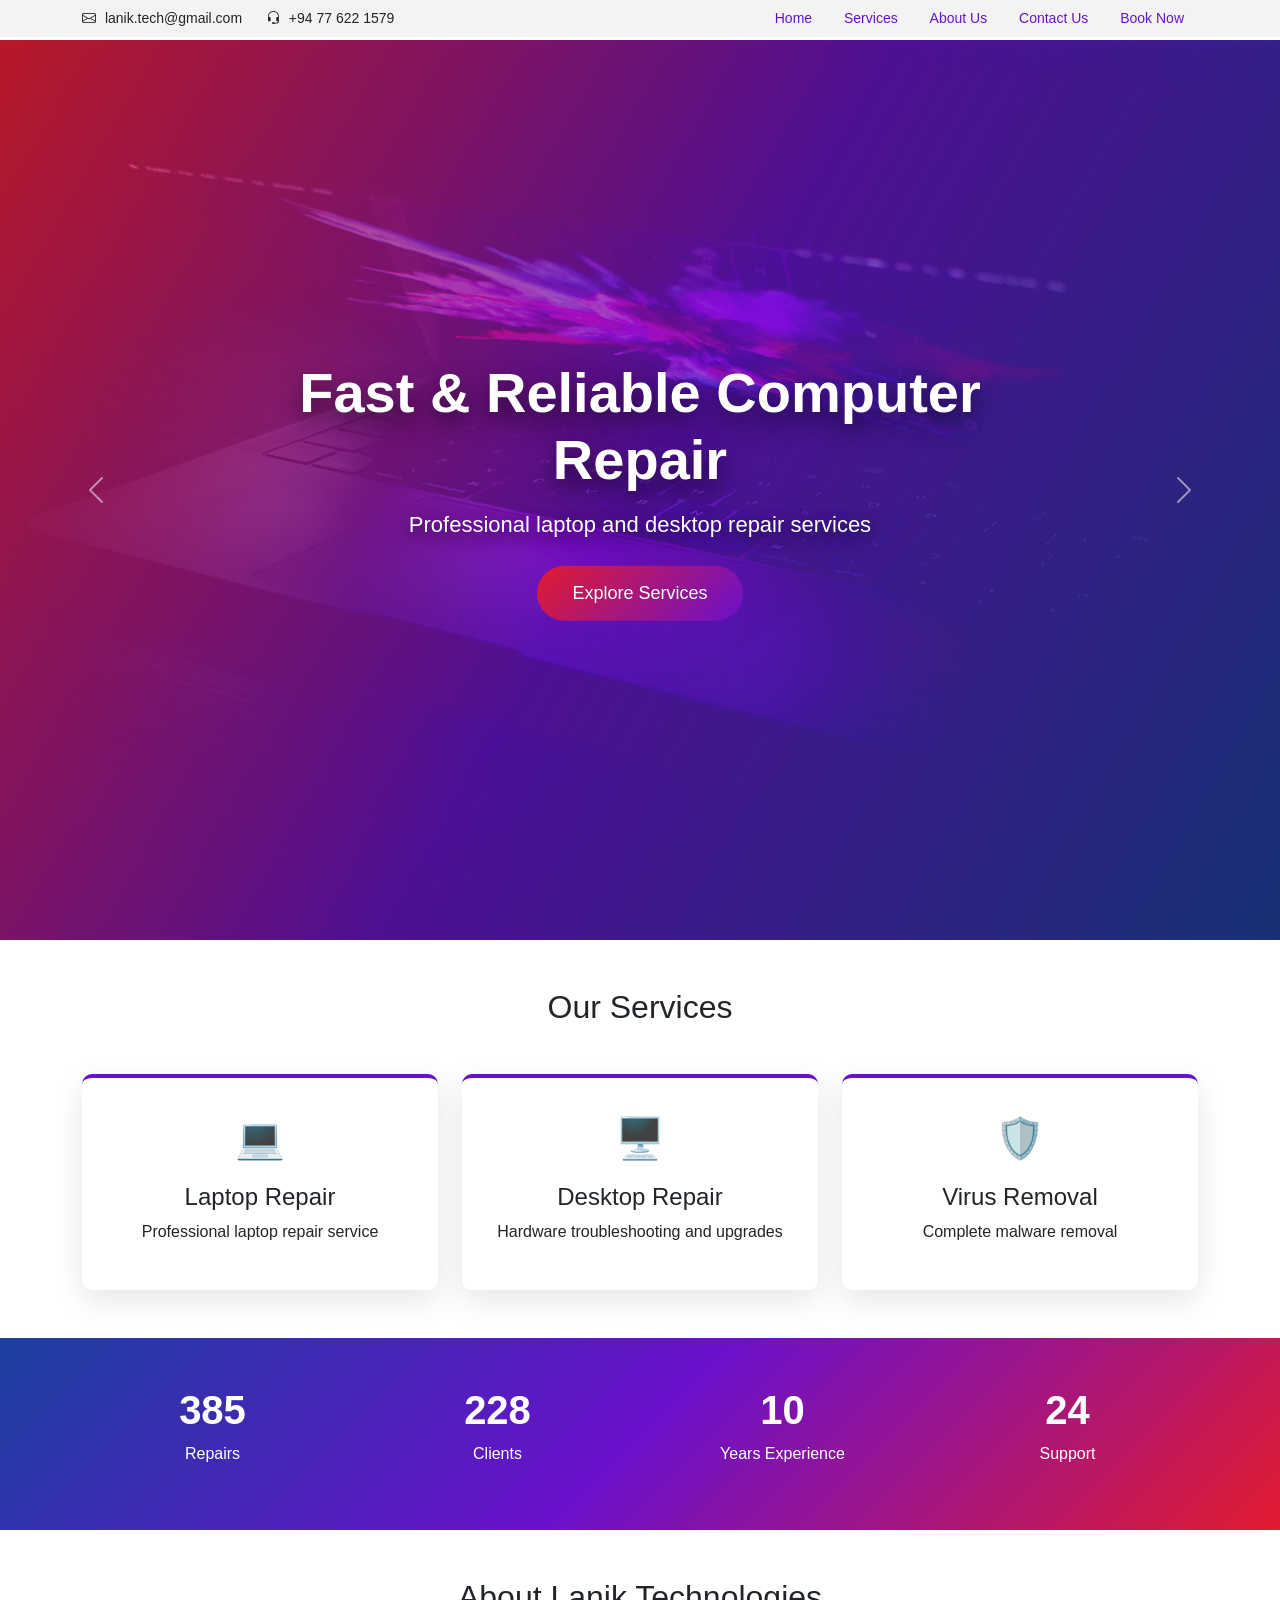
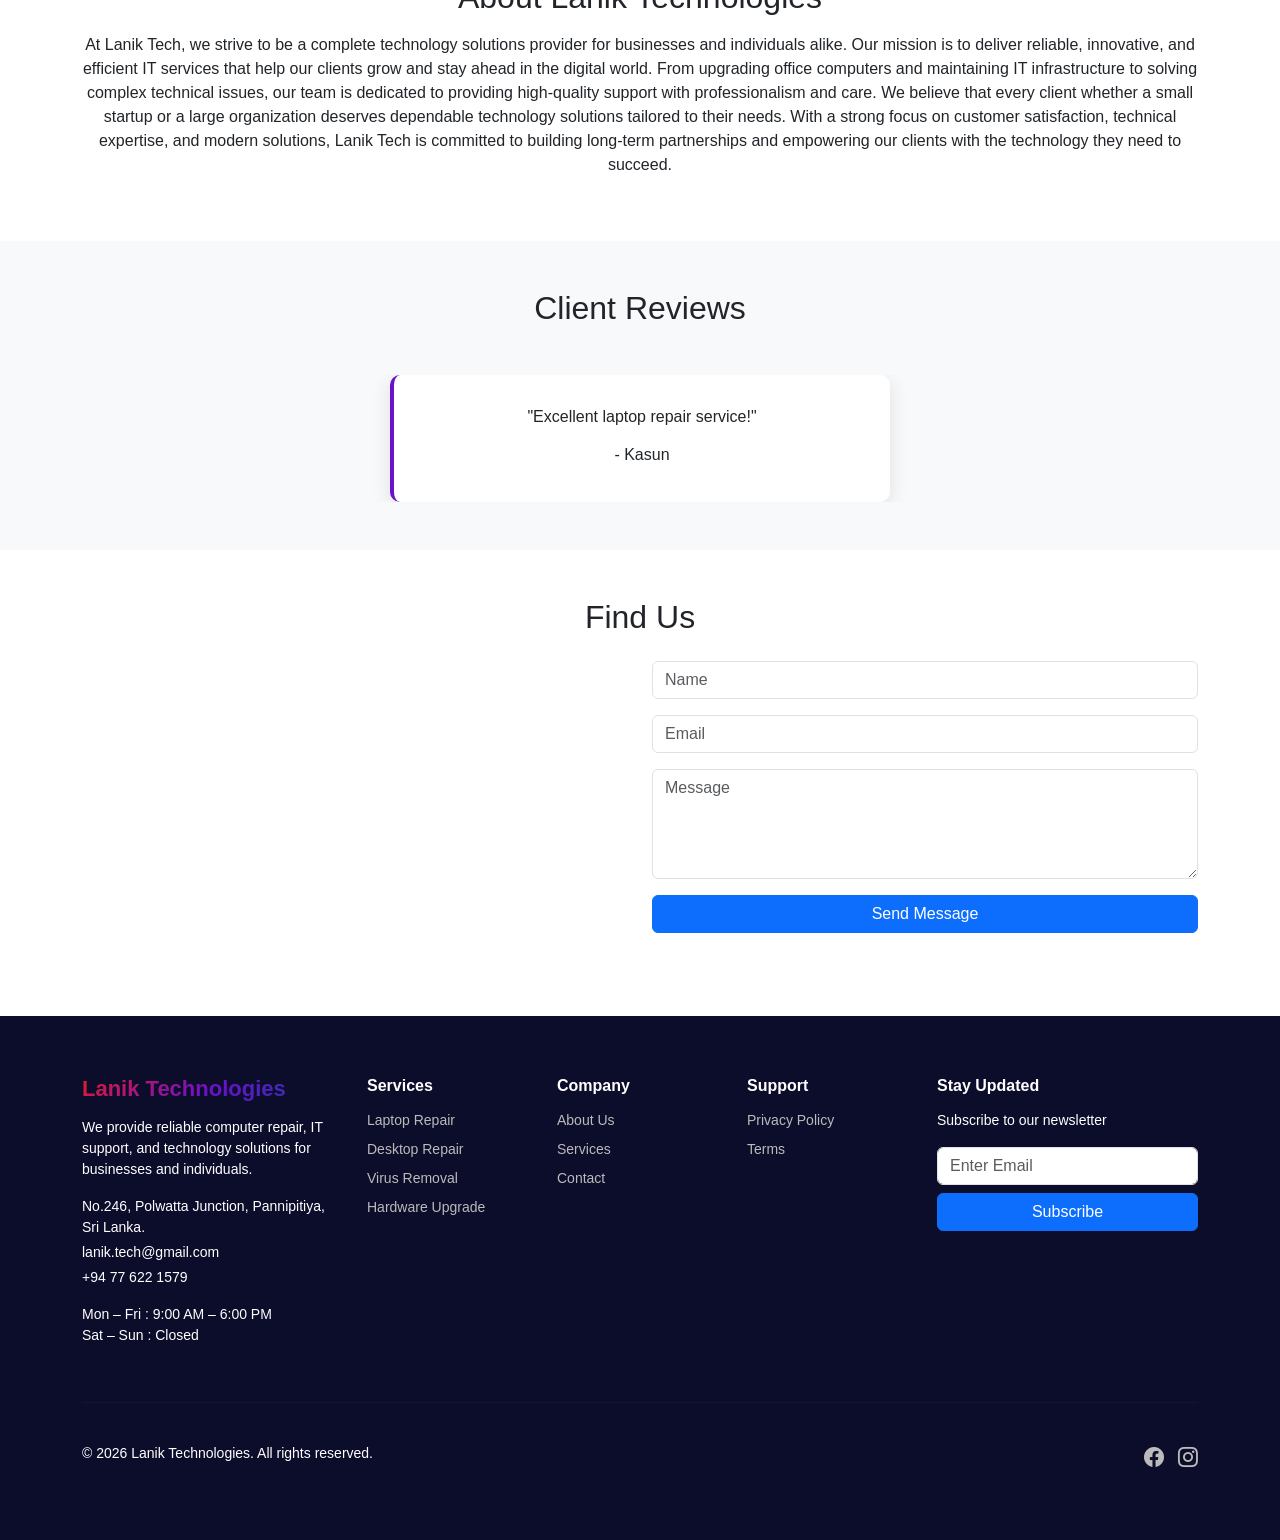
<file: index.html>
<!DOCTYPE html>
<html lang="en">

<head>

<meta charset="UTF-8">
<meta name="viewport" content="width=device-width, initial-scale=1">

<title>Lanik Technologies</title>

<link href="https://cdn.jsdelivr.net/npm/bootstrap@5.3.2/dist/css/bootstrap.min.css" rel="stylesheet">

<link rel="stylesheet" href="css/style.css">

<link rel="stylesheet" href="https://cdn.jsdelivr.net/npm/bootstrap-icons@1.10.5/font/bootstrap-icons.css">

<script src="https://cdn.jsdelivr.net/npm/bootstrap@5.3.2/dist/js/bootstrap.bundle.min.js"></script>

</head>

<body>

<!-- TOP HEADER -->
<div class="top-header">

<div class="container d-flex justify-content-between align-items-center flex-wrap">

<div class="top-contact">

<i class="bi bi-envelope"></i> lanik.tech@gmail.com
<span class="divider"></span>
<i class="bi bi-headset"></i> +94 77 622 1579

</div>

<div class="top-menu">

<a href="#home">Home</a>
<a href="#services">Services</a>
<a href="#about">About Us</a>
<a href="#contact">Contact Us</a>
<a href="book.html">Book Now</a>

</div>

</div>

</div>

<section id="home" class="hero">

<div id="heroSlider" class="carousel slide carousel-fade" data-bs-ride="carousel" data-bs-interval="5000">

<div class="carousel-inner">

<!-- Slide 1 -->
<div class="carousel-item active hero-slide" style="background-image:url('images/hero1.jpg');">

<div class="hero-overlay"></div>

<div class="hero-content text-center px-3">
<h1>Fast & Reliable Computer Repair</h1>
<p>Professional laptop and desktop repair services</p>
<a href="#services" class="btn hero-btn">Explore Services</a>
</div>

</div>

<!-- Slide 2 -->
<div class="carousel-item hero-slide" style="background-image:url('images/hero2.jpg');">

<div class="hero-overlay"></div>

<div class="hero-content">
<h1>Fast & Reliable Computer Repair</h1>
<p>Professional laptop and desktop repair services</p>
<a href="#services" class="btn hero-btn">Explore Services</a>
</div>

</div>

<!-- Slide 3 -->
<div class="carousel-item hero-slide" style="background-image:url('images/hero3.jpg');">

<div class="hero-overlay"></div>

<div class="hero-content">
<h1>Fast & Reliable Computer Repair</h1>
<p>Professional laptop and desktop repair services</p>
<a href="#services" class="btn hero-btn">Explore Services</a>
</div>

</div>

</div>

<!-- PREVIOUS BUTTON -->
<button class="carousel-control-prev" type="button" data-bs-target="#heroSlider" data-bs-slide="prev">

<span class="carousel-control-prev-icon"></span>

</button>

<!-- NEXT BUTTON -->
<button class="carousel-control-next" type="button" data-bs-target="#heroSlider" data-bs-slide="next">

<span class="carousel-control-next-icon"></span>

</button>

</div>

</section>

<section id="services" class="py-5 reveal">

<div class="container">

<h2 class="text-center mb-5">Our Services</h2>

<div class="row text-center">

<!-- Laptop Repair -->

<div class="col-md-4">

<div class="service-card" data-bs-toggle="modal" data-bs-target="#laptopModal">

<div class="service-icon">💻</div>

<h4>Laptop Repair</h4>
<p>Professional laptop repair service</p>

</div>

</div>

<!-- Desktop Repair -->

<div class="col-md-4">

<div class="service-card" data-bs-toggle="modal" data-bs-target="#desktopModal">

<div class="service-icon">🖥️</div>

<h4>Desktop Repair</h4>
<p>Hardware troubleshooting and upgrades</p>

</div>

</div>

<!-- Virus Removal -->

<div class="col-md-4">

<div class="service-card" data-bs-toggle="modal" data-bs-target="#virusModal">

<div class="service-icon">🛡️</div>

<h4>Virus Removal</h4>
<p>Complete malware removal</p>

</div>

</div>

</div>

</div>

</section>

<div class="modal fade" id="laptopModal">

<div class="modal-dialog modal-dialog-centered">

<div class="modal-content">

<div class="modal-header">

<h5 class="modal-title">Laptop Repair Service</h5>

<button class="btn-close" data-bs-dismiss="modal"></button>

</div>

<div class="modal-body">

<p>We provide complete laptop repair services including:</p>

<ul>

<li>Screen replacement</li>
<li>Keyboard repair</li>
<li>Battery replacement</li>
<li>Motherboard troubleshooting</li>
<li>Performance upgrades (RAM / SSD)</li>

</ul>

<p>Our technicians diagnose issues quickly and provide reliable solutions.</p>

</div>

</div>

</div>

</div>

<div class="modal fade" id="desktopModal">

<div class="modal-dialog modal-dialog-centered">

<div class="modal-content">

<div class="modal-header">

<h5 class="modal-title">Desktop Repair Service</h5>

<button class="btn-close" data-bs-dismiss="modal"></button>

</div>

<div class="modal-body">

<p>Desktop repair services include:</p>

<ul>

<li>Hardware troubleshooting</li>
<li>Power supply repair</li>
<li>RAM & storage upgrades</li>
<li>System optimization</li>
<li>Custom PC builds</li>

</ul>

<p>We ensure your desktop runs smoothly and efficiently.</p>

</div>

</div>

</div>

</div>

<div class="modal fade" id="virusModal">

<div class="modal-dialog modal-dialog-centered">

<div class="modal-content">

<div class="modal-header">

<h5 class="modal-title">Virus Removal Service</h5>

<button class="btn-close" data-bs-dismiss="modal"></button>

</div>

<div class="modal-body">

<p>We remove all types of malware and viruses including:</p>

<ul>

<li>Spyware & adware removal</li>
<li>Ransomware protection</li>
<li>System cleanup</li>
<li>Security software installation</li>
<li>Data protection setup</li>

</ul>

<p>Your system will be secure and optimized after our service.</p>

</div>

</div>

</div>

</div>

<section class="stats text-center py-5 reveal">

<div class="container">

<div class="row">

<div class="col-md-3">
<h2 class="counter" data-target="500">0</h2>
<p>Repairs</p>
</div>

<div class="col-md-3">
<h2 class="counter" data-target="300">0</h2>
<p>Clients</p>
</div>

<div class="col-md-3">
<h2 class="counter" data-target="10">0</h2>
<p>Years Experience</p>
</div>

<div class="col-md-3">
<h2 class="counter" data-target="24">0</h2>
<p>Support</p>
</div>

</div>

</div>

</section>

<!-- About -->

<section id="about" class="py-5 reveal">

<div class="container text-center">

<h2>About Lanik Technologies</h2>

<p class="mt-3">
At Lanik Tech, we strive to be a complete technology solutions provider for businesses and individuals alike. Our mission is to deliver reliable, innovative, and efficient IT services that help our clients grow and stay ahead in the digital world.

From upgrading office computers and maintaining IT infrastructure to solving complex technical issues, our team is dedicated to providing high-quality support with professionalism and care. We believe that every client whether a small startup or a large organization deserves dependable technology solutions tailored to their needs.

With a strong focus on customer satisfaction, technical expertise, and modern solutions, Lanik Tech is committed to building long-term partnerships and empowering our clients with the technology they need to succeed.

</p>

</div>

</section>

<section class="py-5 bg-light reveal">

<div class="container text-center">

<h2 class="mb-5">Client Reviews</h2>

<div id="reviews" class="carousel slide" data-bs-ride="carousel">

<div class="carousel-inner">

<div class="carousel-item active">

<div class="review-card">

<p>"Excellent laptop repair service!"</p>
<h6>- Kasun</h6>

</div>

</div>

<div class="carousel-item">

<div class="review-card">

<p>"Very professional technicians."</p>
<h6>- Nimal</h6>

</div>

</div>

<div class="carousel-item">

<div class="review-card">

<p>"Fast and reliable service."</p>
<h6>- Sanduni</h6>

</div>

</div>

</div>

</div>

</div>

</section>

<section id="contact" class="py-5 reveal">

<div class="container">

<h2 class="text-center mb-4">Find Us</h2>

<div class="row">

<div class="col-md-6">
<iframe src="https://www.google.com/maps/embed?pb=!1m18!1m12!1m3!1d3961.2448924278874!2d79.9404788736926!3d6.861226719149259!2m3!1f0!2f0!3f0!3m2!1i1024!2i768!4f13.1!3m3!1m2!1s0x3ae251706055b18f%3A0x7e274aadc831feeb!2sLanik%20Technologies!5e0!3m2!1sen!2slk!4v1773117598805!5m2!1sen!2slk"
width="100%" 
height="300" 
style="border:0;">
</iframe>
</div>

<div class="col-md-6">

<form>

<input class="form-control mb-3" placeholder="Name">
<input class="form-control mb-3" placeholder="Email">
<textarea class="form-control mb-3" rows="4" placeholder="Message"></textarea>

<button class="btn btn-primary w-100">
Send Message
</button>

</form>

</div>

</div>

</div>

</section>

<!-- Footer -->
<footer class="footer-section reveal">

<div class="container">

<div class="row gy-4">

<!-- Company Info -->
<div class="col-lg-3 col-md-6">

<h5 class="footer-logo">Lanik Technologies</h5>

<p>
We provide reliable computer repair, IT support, and technology
solutions for businesses and individuals.
</p>

<p class="mb-1">No.246, Polwatta Junction, Pannipitiya, Sri Lanka.</p>
<p class="mb-1">lanik.tech@gmail.com</p>
<p>+94 77 622 1579</p>

<p class="mt-3">
Mon – Fri : 9:00 AM – 6:00 PM <br>
Sat – Sun : Closed
</p>

</div>

<!-- Services -->
<div class="col-lg-2 col-md-6">

<h6 class="footer-title">Services</h6>

<ul class="footer-links">

<li><a href="#">Laptop Repair</a></li>
<li><a href="#">Desktop Repair</a></li>
<li><a href="#">Virus Removal</a></li>
<li><a href="#">Hardware Upgrade</a></li>

</ul>

</div>

<!-- Company -->
<div class="col-lg-2 col-md-6">

<h6 class="footer-title">Company</h6>

<ul class="footer-links">

<li><a href="#about">About Us</a></li>
<li><a href="#services">Services</a></li>
<li><a href="#contact">Contact</a></li>

</ul>

</div>

<!-- Support -->
<div class="col-lg-2 col-md-6">

<h6 class="footer-title">Support</h6>

<ul class="footer-links">

<li><a href="#">Privacy Policy</a></li>
<li><a href="#">Terms</a></li>

</ul>

</div>

<!-- Language / Newsletter -->
<div class="col-lg-3 col-md-6">

<h6 class="footer-title">Stay Updated</h6>

<p>Subscribe to our newsletter</p>

<input type="email" class="form-control mb-2" placeholder="Enter Email">

<button class="btn btn-primary w-100">
Subscribe
</button>

</div>

</div>

<hr class="footer-line">

<!-- Bottom Footer -->

<div class="footer-bottom d-flex justify-content-between flex-wrap">

<p>© 2026 Lanik Technologies. All rights reserved.</p>

<div class="social-icons">

<a href="https://www.facebook.com/laniktechnologies"><i class="bi bi-facebook"></i></a>
<a href="#"><i class="bi bi-instagram"></i></a>

</div>

</div>

</div>

</footer>

<script src="https://cdn.jsdelivr.net/npm/bootstrap@5.3.2/dist/js/bootstrap.bundle.min.js"></script>

<script src="js/script.js"></script>

</body>
</html>
</file>
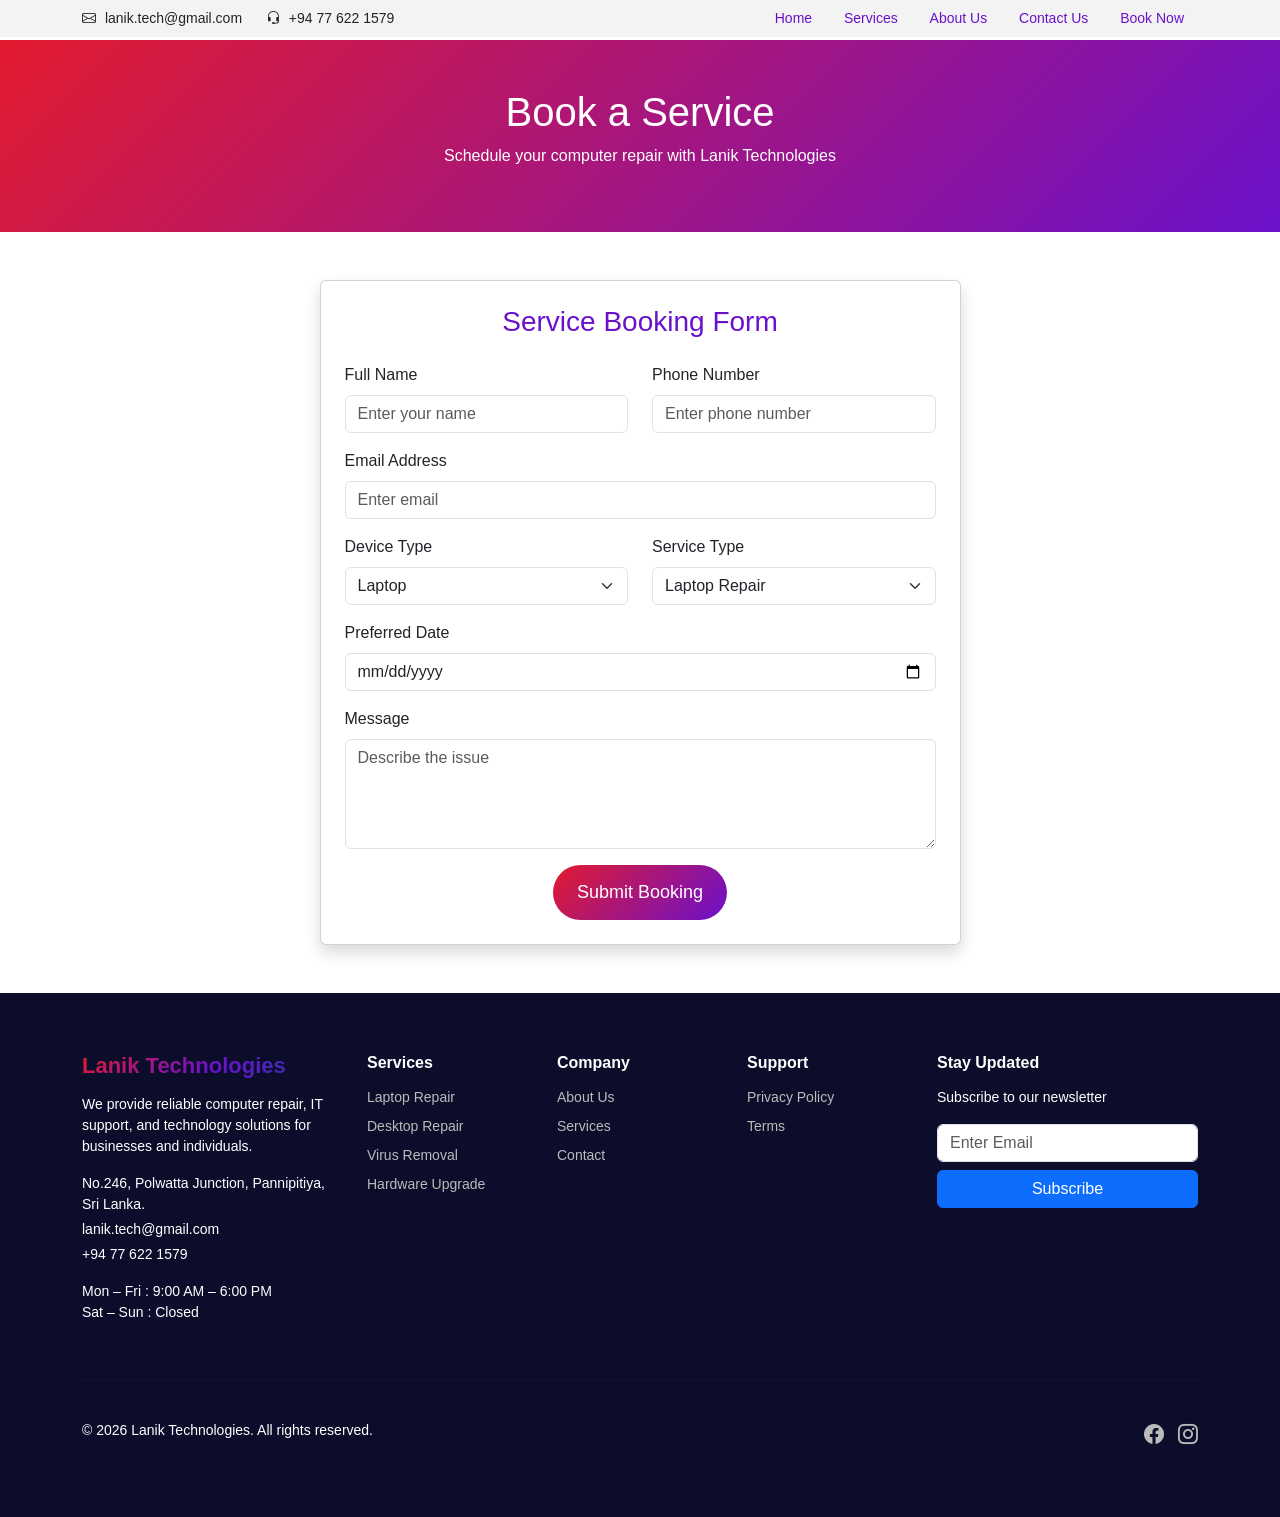
<file: book.html>
<!DOCTYPE html>
<html lang="en">

<head>

<meta charset="UTF-8">
<meta name="viewport" content="width=device-width, initial-scale=1">

<title>Lanik Technologies</title>

<link href="https://cdn.jsdelivr.net/npm/bootstrap@5.3.2/dist/css/bootstrap.min.css" rel="stylesheet">
<link rel="stylesheet" href="css/style.css">
<link rel="stylesheet" href="https://cdn.jsdelivr.net/npm/bootstrap-icons@1.10.5/font/bootstrap-icons.css">

</head>

<body>

<!-- TOP HEADER -->
<div class="top-header">

<div class="container d-flex justify-content-between align-items-center flex-wrap">

<div class="top-contact">

<i class="bi bi-envelope"></i> lanik.tech@gmail.com
<span class="divider"></span>
<i class="bi bi-headset"></i> +94 77 622 1579

</div>

<div class="top-menu">

<a href="index.html">Home</a>
<a href="index.html#services">Services</a>
<a href="index.html#about">About Us</a>
<a href="index.html#contact">Contact Us</a>
<a href="book.html">Book Now</a>

</div>

</div>

</div>

<!-- PAGE HERO -->
<section id="book" class="py-5 text-center" style="background:linear-gradient(135deg,#e21b2f,#6a11cb); margin-top:3px; color:white;">

<div class="container text-center">

<h1>Book a Service</h1>
<p>Schedule your computer repair with Lanik Technologies</p>

</div>

</section>

<!-- BOOKING FORM -->

<section class="py-5">

<div class="container">

<div class="row justify-content-center">

<div class="col-lg-7 col-md-9">

<div class="card shadow p-4">

<h3 id="h3" class="mb-4 text-center" style="color: #6a11cb;">Service Booking Form</h3>

<form>

<div class="row">

<div class="col-md-6 mb-3">
<label class="form-label">Full Name</label>
<input type="text" class="form-control" placeholder="Enter your name">
</div>

<div class="col-md-6 mb-3">
<label class="form-label">Phone Number</label>
<input type="text" class="form-control" placeholder="Enter phone number">
</div>

</div>

<div class="mb-3">
<label class="form-label">Email Address</label>
<input type="email" class="form-control" placeholder="Enter email">
</div>

<div class="row">

<div class="col-md-6 mb-3">
<label class="form-label">Device Type</label>
<select class="form-select">
<option>Laptop</option>
<option>Desktop</option>
<option>Other</option>
</select>
</div>

<div class="col-md-6 mb-3">
<label class="form-label">Service Type</label>
<select class="form-select">
<option>Laptop Repair</option>
<option>Desktop Repair</option>
<option>Virus Removal</option>
<option>Hardware Upgrade</option>
</select>
</div>

</div>

<div class="mb-3">
<label class="form-label">Preferred Date</label>
<input type="date" class="form-control">
</div>

<div class="mb-3">
<label class="form-label">Message</label>
<textarea class="form-control" rows="4" placeholder="Describe the issue"></textarea>
</div>

<div class="d-flex justify-content-center">
<button class="btn hero-btn px-4">
Submit Booking
</button>
</div>

</form>

</div>

</div>

</div>

</div>

</section>

<!-- FOOTER -->

<footer class="footer-section">

<div class="container">

<div class="row gy-4">

<!-- Company Info -->
<div class="col-lg-3 col-md-6">

<h5 class="footer-logo">Lanik Technologies</h5>

<p>
We provide reliable computer repair, IT support, and technology
solutions for businesses and individuals.
</p>

<p class="mb-1">No.246, Polwatta Junction, Pannipitiya, Sri Lanka.</p>
<p class="mb-1">lanik.tech@gmail.com</p>
<p>+94 77 622 1579</p>

<p class="mt-3">
Mon – Fri : 9:00 AM – 6:00 PM <br>
Sat – Sun : Closed
</p>

</div>

<!-- Services -->
<div class="col-lg-2 col-md-6">

<h6 class="footer-title">Services</h6>

<ul class="footer-links">

<li><a href="#">Laptop Repair</a></li>
<li><a href="#">Desktop Repair</a></li>
<li><a href="#">Virus Removal</a></li>
<li><a href="#">Hardware Upgrade</a></li>

</ul>

</div>

<div class="col-lg-2 col-md-6">

<h6 class="footer-title">Company</h6>

<ul class="footer-links">

<li><a href="#about">About Us</a></li>
<li><a href="#services">Services</a></li>
<li><a href="#contact">Contact</a></li>

</ul>

</div>

<!-- Support -->
<div class="col-lg-2 col-md-6">

<h6 class="footer-title">Support</h6>

<ul class="footer-links">

<li><a href="#">Privacy Policy</a></li>
<li><a href="#">Terms</a></li>

</ul>

</div>

<!-- Language / Newsletter -->
<div class="col-lg-3 col-md-6">

<h6 class="footer-title">Stay Updated</h6>

<p>Subscribe to our newsletter</p>

<input type="email" class="form-control mb-2" placeholder="Enter Email">

<button class="btn btn-primary w-100">
Subscribe
</button>

</div>

</div>

<hr class="footer-line">

<!-- Bottom Footer -->

<div class="footer-bottom d-flex justify-content-between flex-wrap">

<p>© 2026 Lanik Technologies. All rights reserved.</p>

<div class="social-icons">

<a href="https://www.facebook.com/laniktechnologies"><i class="bi bi-facebook"></i></a>
<a href="#"><i class="bi bi-instagram"></i></a>

</div>

</div>

</div>

</footer>

<script src="https://cdn.jsdelivr.net/npm/bootstrap@5.3.2/dist/js/bootstrap.bundle.min.js"></script>

</body>
</html>
</file>
<file: css/style.css>
body{
font-family:Poppins,sans-serif;
margin:0;
padding:0;
}

/* ===============================
COLOR THEME (LANIK LOGO COLORS)
=============================== */

:root{

--red:#e21b2f;
--purple:#6a11cb;
--blue:#1b3fa0;

--main-gradient:linear-gradient(135deg,#e21b2f,#6a11cb,#1b3fa0);

}

/* TOP HEADER */

.top-header{

background:#f3f3f3;
font-size:14px;
padding:8px 0;

}

.top-contact i{
margin-right:5px;
}

.divider{
margin:0 10px;
color:#aaa;
}

.top-menu a{
text-decoration: none;
color: var(--purple);
padding: 6px 14px;
border-radius: 8px;
position: relative;

/* smooth animation */
transition: background 0.4s ease,
            transform 0.3s ease,
            box-shadow 0.3s ease;
}

/* hover effect */

.top-menu a:hover{

background: var(--main-gradient);

backdrop-filter: blur(8px);
-webkit-backdrop-filter: blur(8px);

box-shadow: 0 6px 18px rgba(0,0,0,0.25);

transform: translateY(-2px);

color:#fff;

}
/* HERO SECTION */

.hero{
height:100vh;
margin-top:3px;
}

/* carousel full height */

#heroSlider,
#heroSlider .carousel-inner,
#heroSlider .carousel-item{
height:100%;
}

/* slide */

.hero-slide{
background-size:cover;
background-position:center;
background-repeat:no-repeat;
height:100%;
position:relative;
}

/* overlay */

.hero-overlay{
position:absolute;
top:0;
left:0;
width:100%;
height:100%;

background:linear-gradient(
120deg,
rgba(226,27,47,0.8),
rgba(106,17,203,0.7),
rgba(27,63,160,0.7)
);

z-index:1;
}

/* center content */

.hero-content{
position:absolute;
top:50%;
left:50%;
transform:translate(-50%,-50%);
z-index:2;
color:white;
text-align:center;
width:100%;
max-width:900px;
padding:20px;
}

/* title */

.hero-content h1{
font-size:56px;
font-weight:700;
margin-bottom:15px;
text-shadow:0 10px 25px rgba(0,0,0,0.6);
}

/* text */

.hero-content p{
font-size:22px;
margin-bottom:25px;
text-shadow:0 5px 15px rgba(0,0,0,0.6);
}

/* button */

.hero-btn{
background:linear-gradient(135deg,#e21b2f,#6a11cb);
color:white;
padding:14px 35px;
border-radius:50px;
font-size:18px;
border:none;
transition:0.3s;
}

.hero-btn:hover{
background:linear-gradient(135deg,#6a11cb,#1b3fa0);
transform:translateY(-3px);
}

/* SERVICES */

.service-card{
background:white;
padding:30px;
border-radius:10px;
text-align:center;
box-shadow:0 10px 30px rgba(0,0,0,0.1);
transition:0.3s;
border-top:4px solid var(--purple);
}

.service-card:hover{
transform:translateY(-10px);
box-shadow:0 15px 40px rgba(0,0,0,0.15);
}

.service-icon{
font-size:40px;
margin-bottom:15px;
color:var(--purple);
}

.service-card{
cursor:pointer;
}

/* STATS */

.stats{
background:linear-gradient(135deg,#1b3fa0,#6a11cb,#e21b2f);
color:white;
}

.counter{
font-size:40px;
font-weight:700;
}

/* REVIEWS */

.review-card{
background:white;
padding:30px;
border-radius:10px;
box-shadow:0 5px 20px rgba(0,0,0,0.1);
max-width:500px;
margin:auto;
border-left:4px solid var(--purple);
}

/* FOOTER */

.footer-section{
background:#0c0c2b;
color:white;
padding:60px 0;
font-size:14px;
}

.footer-logo{
font-weight:700;
font-size:22px;
margin-bottom:15px;
background:var(--main-gradient);
-webkit-background-clip:text;
-webkit-text-fill-color:transparent;
}

.footer-title{
font-weight:600;
margin-bottom:15px;
color:#fff;
}

.footer-links{
list-style:none;
padding:0;
}

.footer-links li{
margin-bottom:8px;
}

.footer-links a{
text-decoration:none;
color:#bbb;
transition:0.3s;
}

.footer-links a:hover{
color:#fff;
}

.footer-line{
margin:40px 0;
border-color:#333;
}

.footer-bottom{
font-size:14px;
}

.social-icons a{
margin-left:10px;
font-size:20px;
color:#bbb;
}

.social-icons a:hover{
color:#fff;
}

/* MOBILE RESPONSIVE */

@media (max-width:768px){

.hero-content h1{
font-size:32px;
}

.hero-content p{
font-size:16px;
}

.hero-btn{
padding:10px 25px;
font-size:16px;
}

}

/* SCROLL REVEAL */

.reveal{
opacity:0;
transform:translateY(60px);
transition:all 1s ease;
}

.reveal.active{
opacity:1;
transform:translateY(0);
}

/* HERO TEXT ANIMATION */

@keyframes heroFade{

0%{
opacity:0;
transform:translateY(40px);
}

100%{
opacity:1;
transform:translateY(0);
}

}

/* SMOOTH SCROLL */

html{
scroll-behavior:smooth;
}

/* ================================================
   RESPONSIVE FIXES - HEADER, BOOKING FORM, FOOTER
================================================ */

/* TOP HEADER MOBILE */
@media (max-width:768px){

  .top-header .container{
    flex-direction: column;
    align-items: flex-start;
    gap: 10px;
  }

  .top-menu{
    width: 100%;
    display: flex;
    flex-wrap: wrap;
    justify-content: center;
  }

  .top-menu a{
    margin:5px;
  }

  .top-contact{
    width: 100%;
    text-align: center;
  }
}

/* BOOKING FORM MOBILE */
@media (max-width:768px){

  /* Center booking card */
  .col-lg-7{
    width: 90%;
    margin: 0 auto;
  }

  /* Button full width */
  .hero-btn{
    width: 100%;
    padding: 12px 0;
    font-size:16px;
  }

  /* Input fields full width */
  .form-control, .form-select, textarea{
    width: 100%;
  }

  /* Padding adjustment */
  .card{
    padding:20px;
  }
}

/* HERO SECTION MOBILE */
@media (max-width:576px){

  .hero-content h1{
    font-size:28px;
  }

  .hero-content p{
    font-size:14px;
  }

  .hero-btn{
    padding:8px 20px;
    font-size:14px;
  }
}

/* FOOTER MOBILE */
@media (max-width:768px){

  .footer-section .row{
    text-align:center;
  }

  .footer-section .col-lg-3,
  .footer-section .col-lg-2{
    margin-bottom:20px;
  }

  .social-icons{
    justify-content:center;
    margin-top:10px;
  }

  .footer-bottom{
    flex-direction: column;
    gap:10px;
    text-align:center;
  }
}

/* GENERAL FIXES */
@media(max-width:480px){
  .service-card{
    padding:20px;
  }

  .counter{
    font-size:28px;
  }

  .review-card{
    padding:20px;
  }
}
</file>
